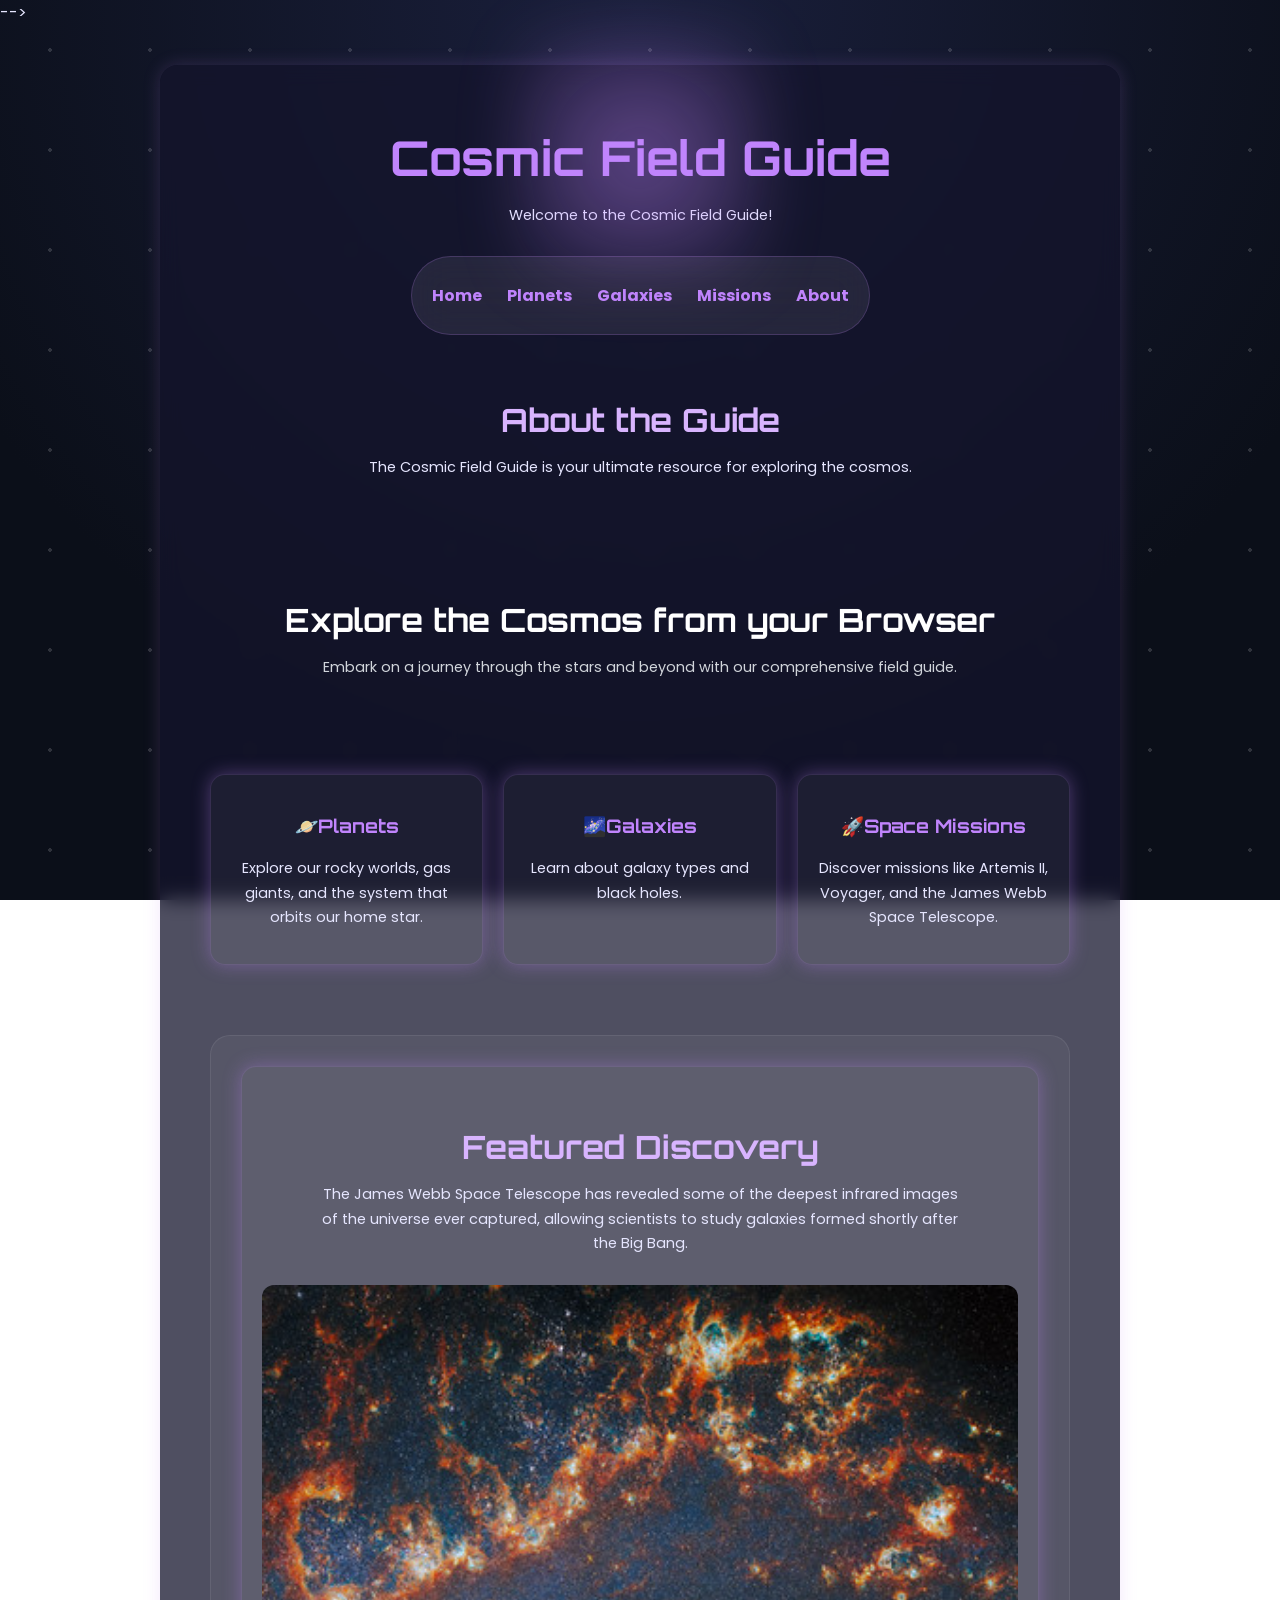
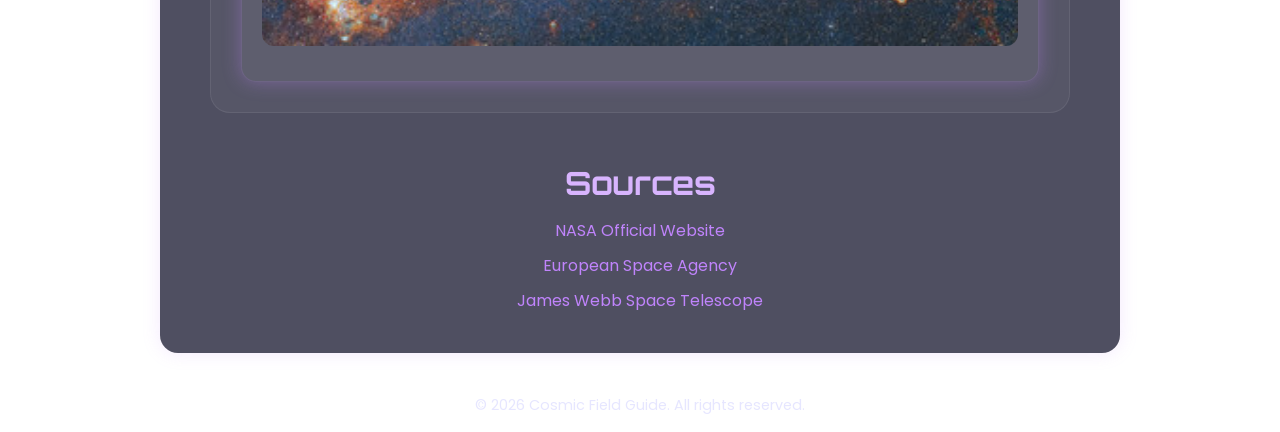
<file: index.html>
-->
<!DOCTYPE html>
<html lang="en">
<head>
    <meta charset="UTF-8">
    <meta name="viewport" content="width=device-width, initial-scale=1.0">
    <title>Cosmic Field Guide</title>
    <link rel="stylesheet" href="style.css">
</head>
<body>
    <!-- Container for the entire page content -->
    <div class="container">
        <header>
            <h1>Cosmic Field Guide</h1>
            <p>Welcome to the Cosmic Field Guide!</p>
        
        <!-- Navigation Bar -->
        <div class="navbar">
            <nav>
                <ul>
                    <li><a href="index.html">Home</a></li>
                    <li><a href="planets.html">Planets</a></li>
                    <li><a href="galaxies.html">Galaxies</a></li>
                    <li><a href="missions.html">Missions</a></li>
                    <li><a href="about.html">About</a></li>
                </ul>
            </nav>
        </div>
        </header>
    
        

    <!-- Main content -->
    <main>

        <section>
            <h2>About the Guide</h2>
            <p>The Cosmic Field Guide is your ultimate resource for exploring the cosmos. </p> <!-- This is a placeholder for the actual content of the guide. -->
        </section>
  
        <!--Hero Section-->
        <section>
            <div class="hero-section fade-in">
                <h2>Explore the Cosmos from your Browser</h2>
                <p>Embark on a journey through the stars and beyond with our comprehensive field guide.</p>
            </div>
        </section>
        
        <!--Planets, Galaxies, and Missions Cards-->
        <section class="card-section fade-in">
            <a href="planets.html" class="info-card">
                <h3>🪐Planets</h3>
                <p>Explore our rocky worlds, gas giants, and the system that orbits our home star.</p>
            </a>

            <a href="galaxies.html" class="info-card">
                <h3>🌌Galaxies</h3>
                <p>Learn about galaxy types and black holes.</p>
            </a>

            <a href="missions.html" class="info-card">
                <h3>🚀Space Missions</h3>
                <p>Discover missions like Artemis II, Voyager,  and the James Webb Space Telescope.</p>
            </a>
        </section>
        
        <!--Featured Discovery and Sources-->
        <section class="featured-section fade-in">
            <div class="info-card fade-in">
                <h2>Featured Discovery</h2>
                <p>
                    The James Webb Space Telescope has revealed some of the deepest infrared images of the universe ever captured, allowing scientists to study galaxies
                    formed shortly after the Big Bang.
                </p>
                <img src="images/clusters.jpg" alt="Cradles of Star Clusters">
            </div>
        </section>

        <section class="sources-section fade-in">

            <h2>Sources</h2>

            <ul>
                <li>
                    <a href="https://www.nasa.gov/" target="_blank">
                        NASA Official Website
                    </a>
                </li>

                <li>
                    <a href="https://esa.int/" target="_blank">
                        European Space Agency
                    </a>
                </li>

                <li>
                    <a href="https://webb.nasa.gov/" target="_blank">
                        James Webb Space Telescope
                    </a>
                </li>
            </ul>
        </section>
    </div>
</main>

    <!-- Footer -->
    <footer>
        <p>&copy; 2026 Cosmic Field Guide. All rights reserved.</p>
    </footer>
    
</body>
</html>
</file>
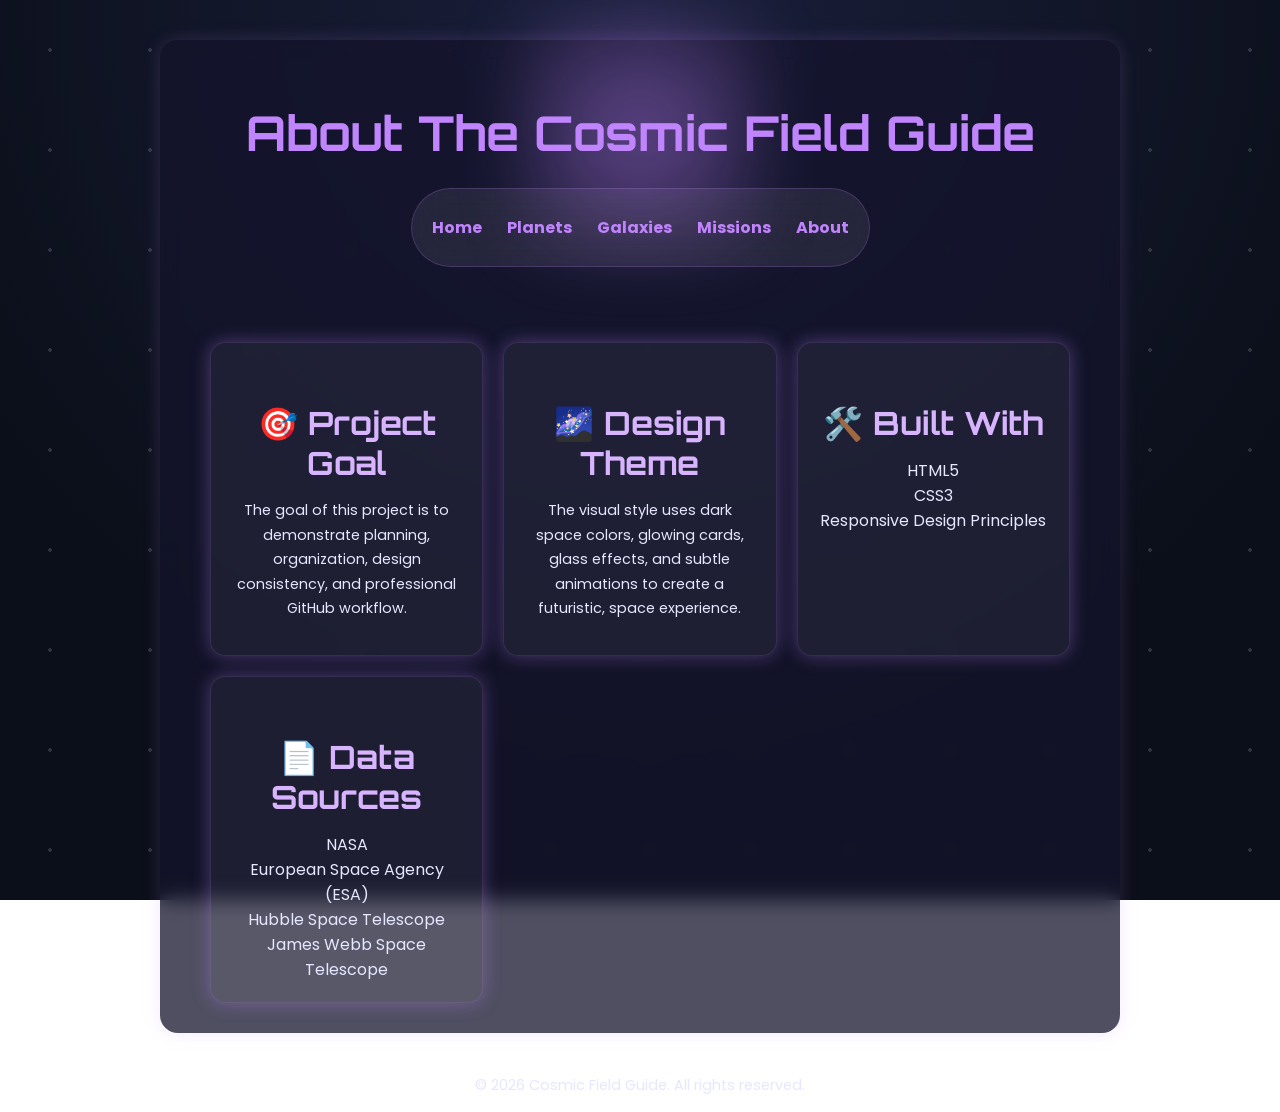
<file: about.html>
<!DOCTYPE html>
<html lang="en">
<head>
    <meta charset="UTF-8">
    <meta name="viewport" content="width=device-width, initial-scale=1.0">
    <title>About - Cosmic Field Guide</title>
    <link rel="stylesheet" href="style.css">
</head>

<body>
    <div class="container">

        <header>
            <h1>About The Cosmic Field Guide</h1>
        <!-- Navigation Bar -->
        <div class="navbar">
            <nav>
                <ul>
                    <li><a href="index.html">Home</a></li>
                    <li><a href="planets.html">Planets</a></li>
                    <li><a href="galaxies.html">Galaxies</a></li>
                    <li><a href="missions.html">Missions</a></li>
                    <li><a href="about.html">About</a></li>
                </ul>
            </nav>
        </div>
     
        </header>

    

    <!-- Main content -->
    <main>
         <!--Information Cards-->
        <section class="card-section fade in">

            <div class="info-card">
                <h2>🎯 Project Goal</h2>
                <p>
                    The goal of this project is to demonstrate planning, organization, design consistency, and professional GitHub workflow.
                </p>
            </div>

            <div class="info-card">
                <h2>🌌 Design Theme</h2>
                <p>
                    The visual style uses dark space colors, glowing cards, glass effects, and subtle animations to create a futuristic, space experience. 
                </p>
            </div>

            <div class="info-card">
                <h2>🛠️ Built With</h2>
                <ul>
                    <li>HTML5</li>
                    <li>CSS3</li>
                    <li>Responsive Design Principles</li>
                </ul>
            </div>

            <div class="info-card">
                <h2>📄 Data Sources</h2>
                <ul>
                    <li><a href="https://www.nasa.gov/">NASA</a></li>
                    <li><a href="https://www.esa.int/">European Space Agency (ESA)</a></li>
                    <li><a href="https://www.spacetelescope.org/">Hubble Space Telescope</a></li>
                    <li><a href="https://www.jwst.nasa.gov/">James Webb Space Telescope</a></li>
                </ul>
            </div>


        </section>

    </div>
    </main>

    <footer>
        <p>&copy; 2026 Cosmic Field Guide. All rights reserved.</p>
    </footer>
    

</body>

</html>
</file>
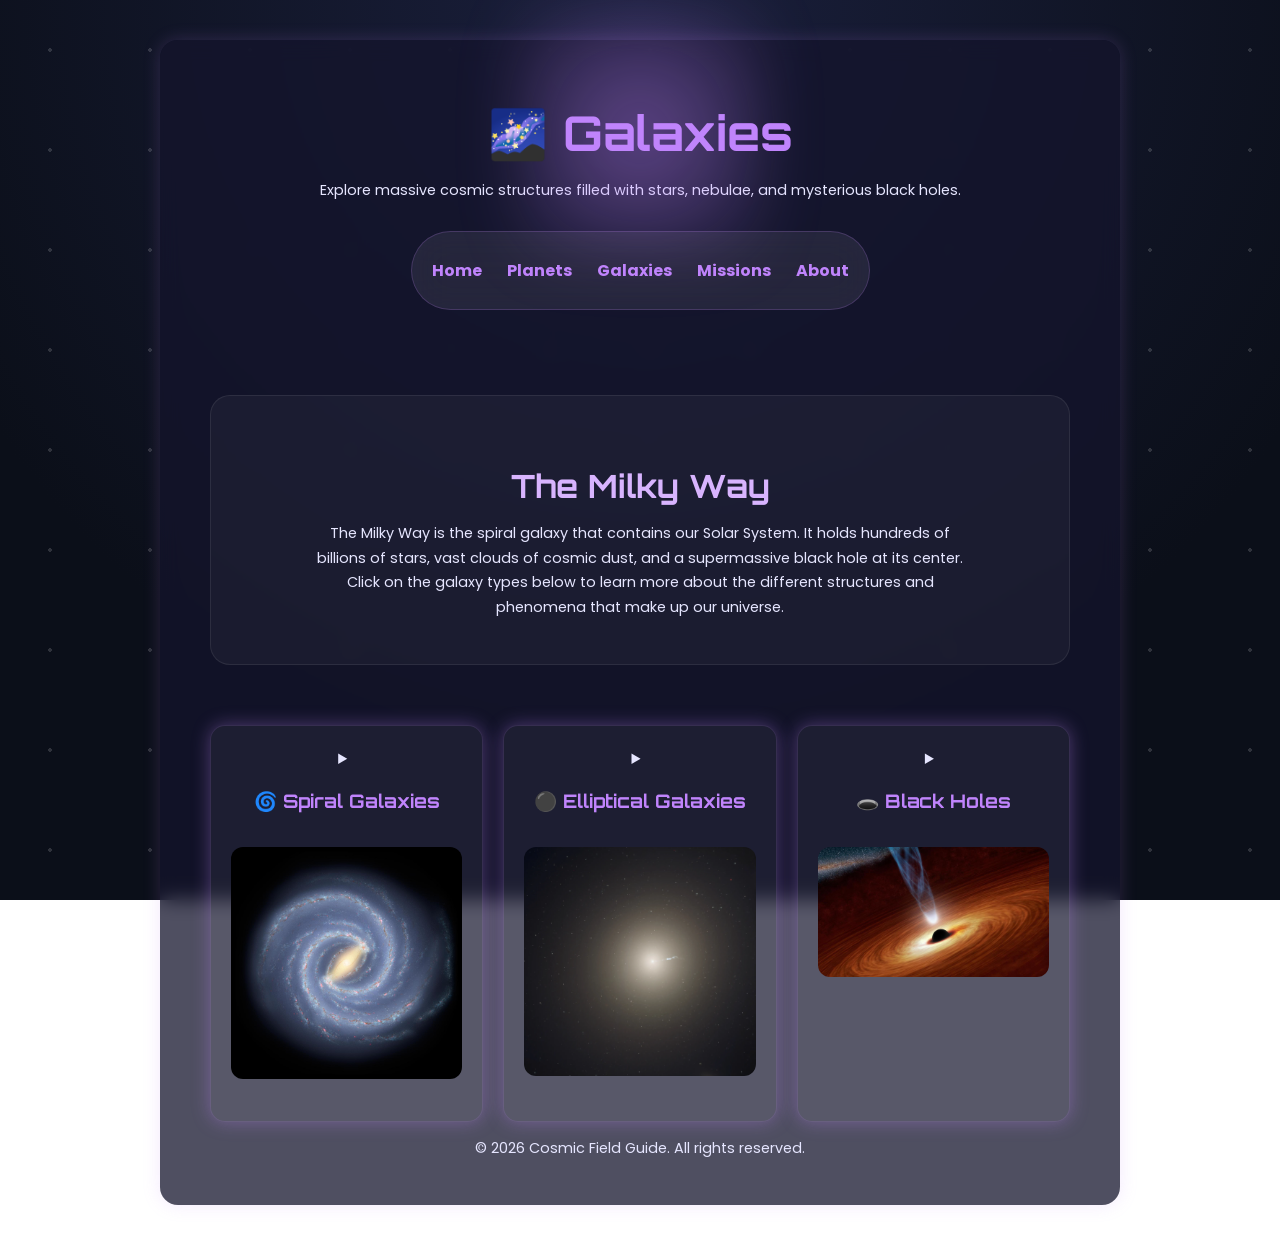
<file: galaxies.html>
<!DOCTYPE html>
<html lang="en">
<head>
    <meta charset="UTF-8">
    <meta name="viewport" content="width=device-width, initial-scale=1.0">
    <title>Galaxies - Cosmic Field Guide</title>
    <link rel="stylesheet" href="style.css">
</head>
<body>
    <div class="container">
        <header>
            <h1>🌌 Galaxies</h1>
            <p>Explore massive cosmic structures filled with stars, nebulae, and mysterious black holes.</p>

        <div class="navbar">
            <nav>
                <ul>
                    <li><a href="index.html">Home</a></li>
                    <li><a href="planets.html">Planets</a></li>
                    <li><a href="galaxies.html">Galaxies</a></li>
                    <li><a href="missions.html">Missions</a></li>
                    <li><a href="about.html">About</a></li>
                </ul>
            </nav>
        </div>
        </header>

        <main>
            <section class="featured-section fade-in">
                <h2>The Milky Way</h2>
                <p>The Milky Way is the spiral galaxy that contains our Solar System. It holds hundreds of billions of stars, vast clouds of cosmic dust, 
                    and a supermassive black hole at its center. Click on the galaxy types below to learn more about the different structures and phenomena that 
                    make up our universe.
                </p>
            </section>

            <section class="card-section fade-in">

                <div class="info-card galaxy card">
                    <details>
                        <summary>
                            <h3>🌀 Spiral Galaxies</h3>
                            <img src="images/milkyway.jpg" alt="Spiral Galaxy">
                        </summary>
                        <p>
                            Spiral galaxies contain rotating arms filled with stars, nebulae, and interstellar dust.
                        </p>
                    </details>
                </div>

                <div class="info-card galaxy card">
                    <details>
                        <summary>
                            <h3>⚫ Elliptical Galaxies</h3>
                            <img src="images/elliptical.jpg" alt="Elliptical Galaxy">
                        </summary>
                        <p>
                            Elliptical galaxies are older, smoother galaxies that contain fewer young stars and little gas or dust.
                        </p>
                    </details>
                </div>

                <div class="info-card galaxy card">
                    <details>
                        <summary>
                            <h3>🕳️ Black Holes</h3>
                            <img src="images/blackhole.jpg" alt="Black Hole">
                        </summary>
                        <p>
                            Many galaxies contain supermassive black holes capable of influencing the motion of entire star systems.
                        </p>
                    </details>
                </div>
            </section>
                
        </main>

        <footer>
            <p>&copy; 2026 Cosmic Field Guide. All rights reserved.</p>
        </footer>
    </div>

</html>
</file>
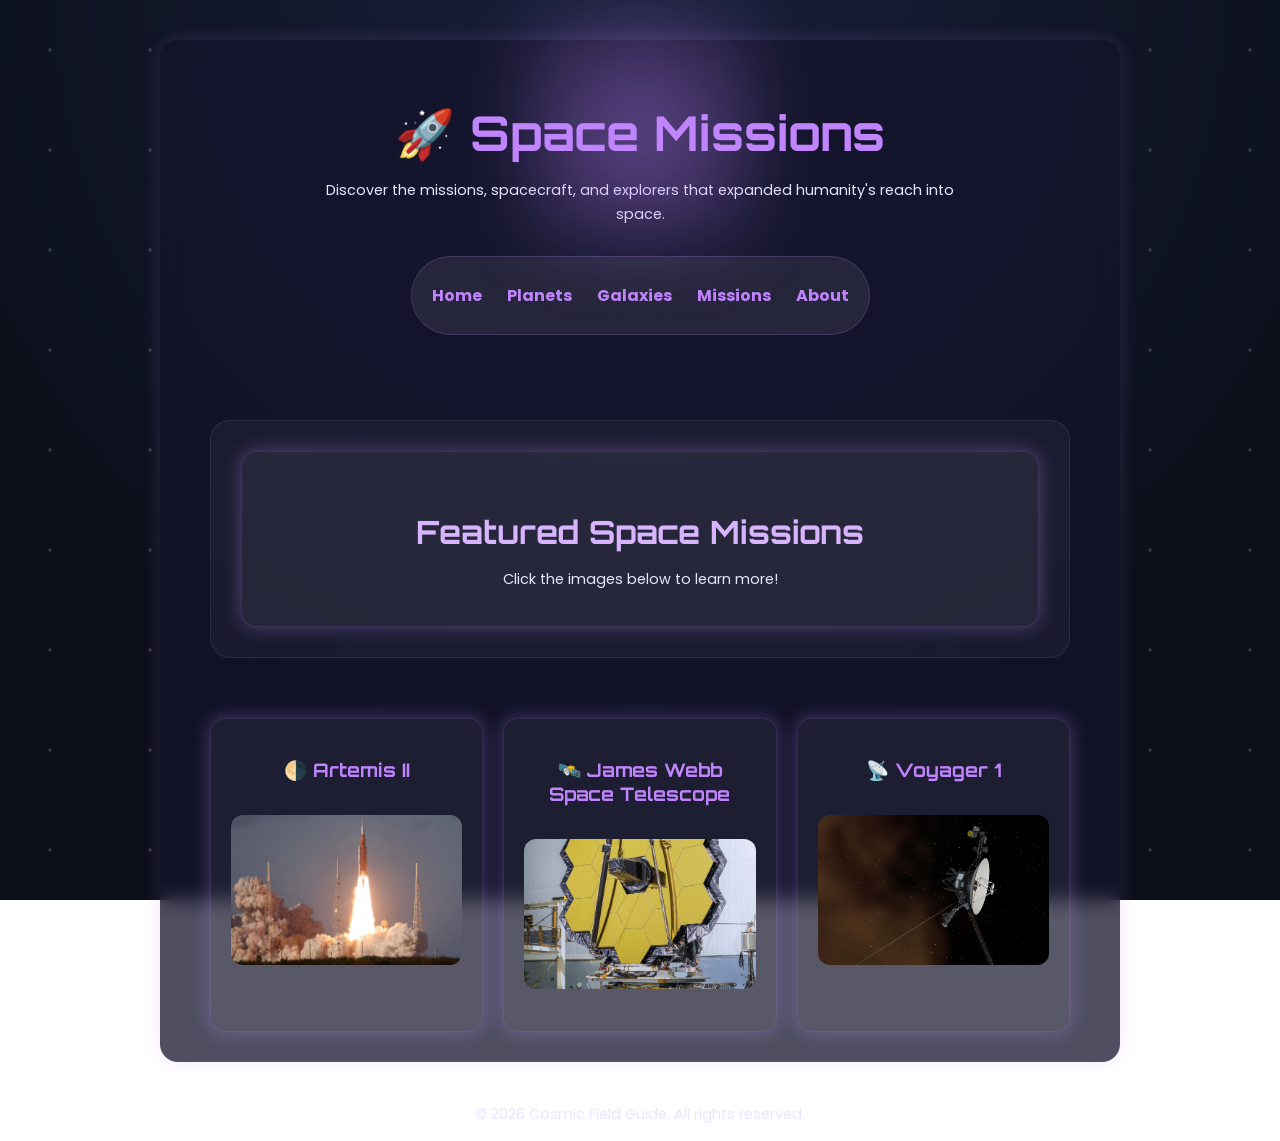
<file: missions.html>
<!DOCTYPE html>
<html lang="en">
<head>
    <meta charset="UTF-8">
    <meta name="viewport" content="width=device-width, initial-scale=1.0">
    <title>Space Missions - Cosmic Field Guide</title>
    <link rel="stylesheet" href="style.css">
</head>
<body>
    <div class="container">
        <header>
            <h1>🚀 Space Missions</h1>
            <p>Discover the missions, spacecraft, and explorers that expanded humanity's reach into space.</p>

            <div class="navbar">
                <nav>
                    <ul>
                        <li><a href="index.html">Home</a></li>
                        <li><a href="planets.html">Planets</a></li>
                        <li><a href="galaxies.html">Galaxies</a></li>
                        <li><a href="missions.html">Missions</a></li>
                        <li><a href="about.html">About</a></li>
                    </ul>
                </nav>
            </div>
            
        </header>
       
        <main>
            <section class="featured-section fade-in">

                <div class="info-card">
                    <h2>Featured Space Missions</h2>
                    <p>
                        Click the images below to learn more!
                    </p>
                </div>
            
            </section>
            

            <section class="card-section fade-in">

                <div class="info-card mission-card">

                    <details>

                        <summary>
                            <h3>🌗 Artemis II</h3>

                            <img src="images/artemis.jpg" alt="Artemis II Mission">
                        </summary>
                            <p>
                                Artemis II was NASA's first crewed mission back toward the moon since the Apollo era., 
                                testing the Orion spacecraft's life-support systems and crew capabilities in lunar orbit.
                            </p>

                    </details>

                </div>


                <div class="info-card mission-card">
                    <details>
                       <summary>
                            <h3>🛰️ James Webb Space Telescope</h3>

                            <img src="images/jwst.jpg" alt="James Webb Space Telescope">
                                
                        </summary>
                            <p>
                                The James Webb Space Telescope studies the early universe using infrared technology capable of seeing farther into space than ever before.
                            </p>
                    </details>
                </div>

                <div class="info-card mission-card">
                    <details>
                        <summary>
                            <h3>📡 Voyager 1</h3>

                            <img src="images/voyager.jpg" alt="Voyager 1 Spacecraft">
                        </summary>
                            <p>
                                Voyager 1 launched in 1977 and became the first spacecraft to enter intersteller space, continuing to transmit data today.
                             </p>
                    </details>
                </div>
            </section>
        
    </div>

</main>

        <footer>
            <p>&copy; 2026 Cosmic Field Guide. All rights reserved.</p>
        </footer>
    
</body>

</html>
</file>
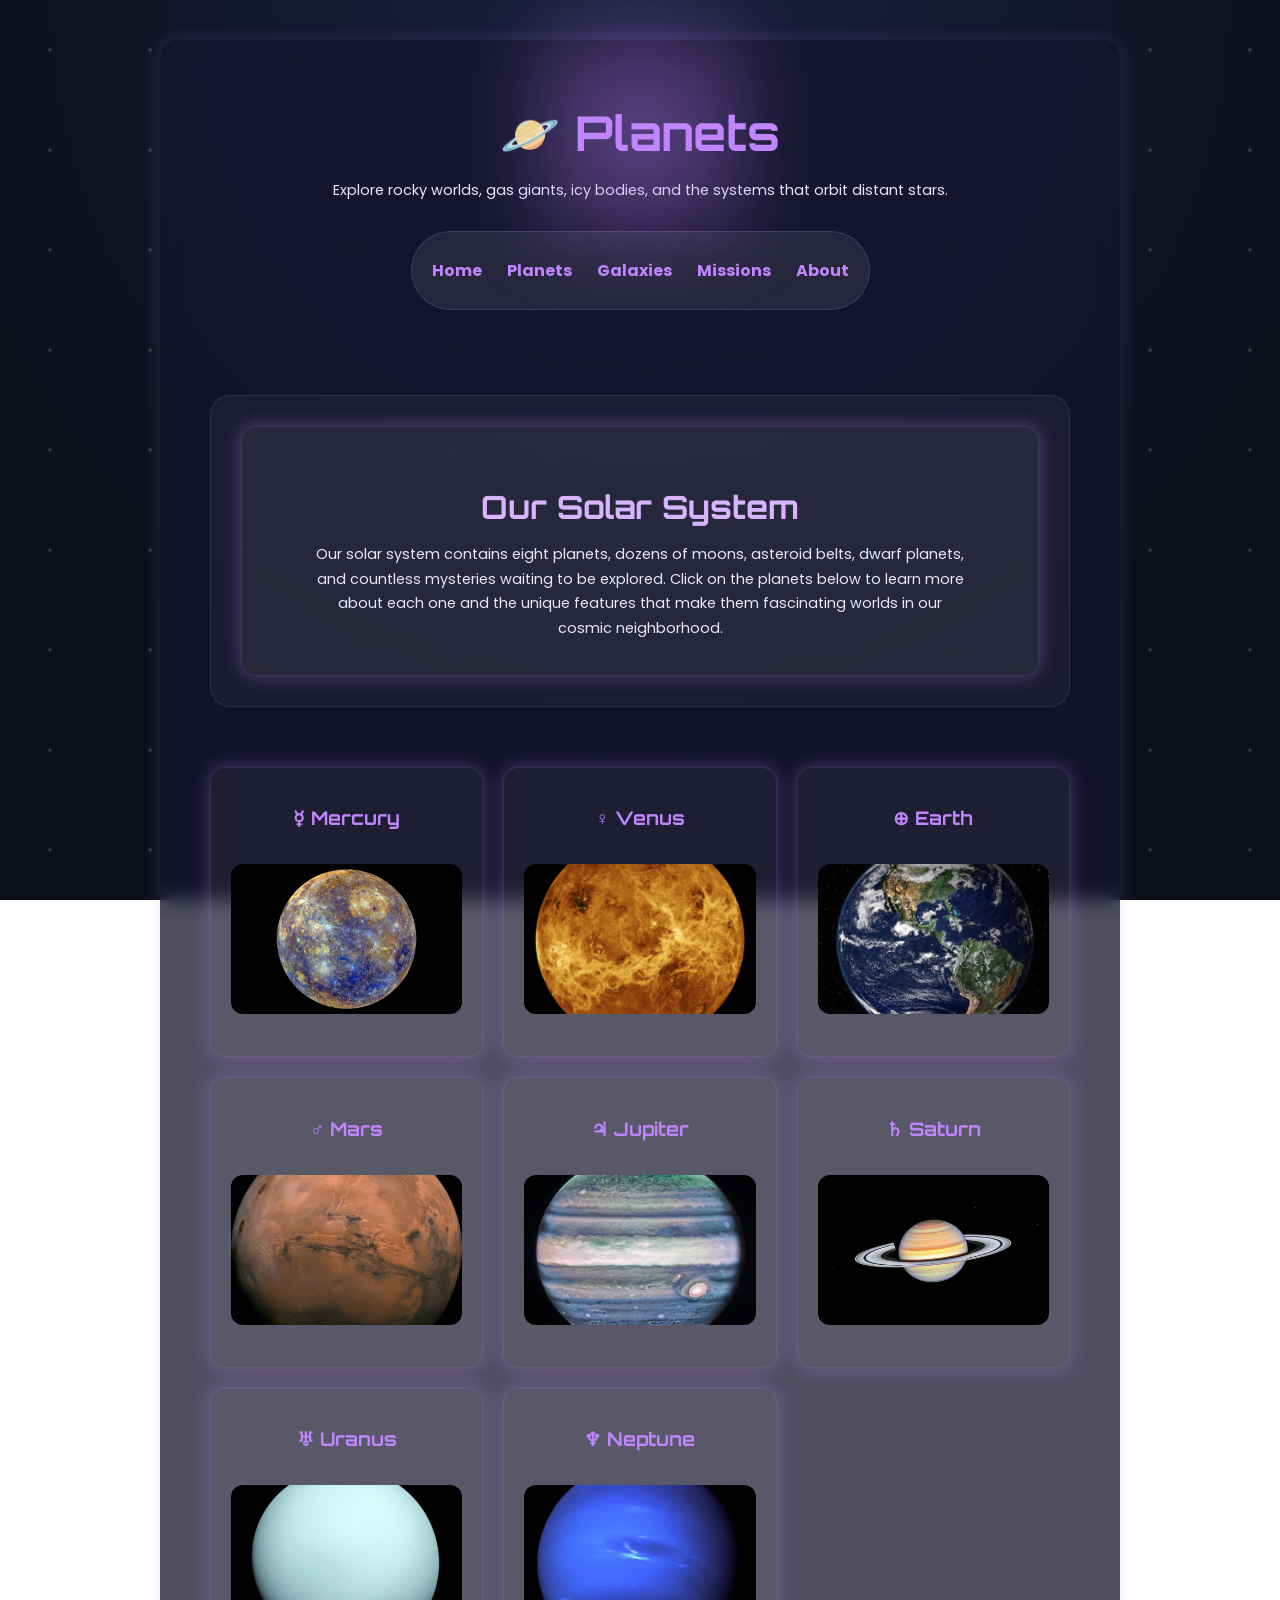
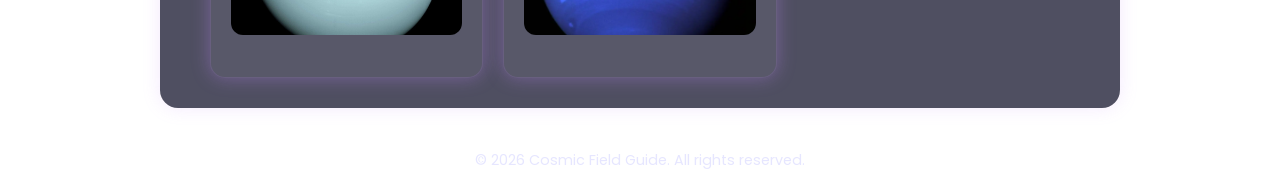
<file: planets.html>
<!DOCTYPE html>
<html lang="en">
<head>
    <meta charset="UTF-8">
    <meta name="viewport" content="width=device-width, initial-scale=1.0">
    <title>Planets - Cosmic Field Guide</title>
    <link rel="stylesheet" href="style.css">
</head>

<body>
    <div class="container">
        <header>
            <h1>🪐 Planets</h1>
            <p>Explore rocky worlds, gas giants, icy bodies, and the systems that orbit distant stars.</p>

        <div class="navbar">
            <nav>
                <ul>
                    <li><a href="index.html">Home</a></li>
                    <li><a href="planets.html">Planets</a></li>
                    <li><a href="galaxies.html">Galaxies</a></li>
                    <li><a href="missions.html">Missions</a></li>
                    <li><a href="about.html">About</a></li>
                </ul>
            </nav>
        </div>
        </header>

    <main>

        <section class="featured-section fade-in">

            <div class="info-card">
                <h2>Our Solar System</h2>
                <p>
                    Our solar system contains eight planets, dozens of moons,
                    asteroid belts, dwarf planets, and countless mysteries waiting
                    to be explored.

                    Click on the planets below to learn more about each one and the unique features that make them fascinating worlds in our cosmic neighborhood.
                </p>

            </div>
        </section>

        <section class="card-section fade-in">

            <div class="info-card planet-card">
                <details>
                    <summary>
                        <h3>☿ Mercury</h3>
                        <img src="images/mercury.jpg" alt="Mercury">
                    </summary>
                    <p>
                        Mercury is the closest planet to the Sun and the smallest in our solar system.
                        Its surface is covered in craters, and it experiences extreme temperature changes because it has almost no atmosphere.
                    </p>
                </details>
            </div>

            <div class="info-card planet-card">
                <details>
                    <summary>
                        <h3>♀ Venus</h3>
                        <img src="images/venus.jpg" alt="Venus">
                    </summary>
                    <p>
                        Venus is the second planet from the Sun and is often called Earth's "sister planet" due to its similar size and composition.
                        However, it has a thick, toxic atmosphere that creates a runaway greenhouse effect, making it the hottest planet in our solar system.
                    </p>
                </details>
            </div>

            <div class="info-card planet-card">
                <details>
                    <summary>
                        <h3>⊕ Earth</h3>
                        <img src="images/earth.jpg" alt="Earth">
                    </summary>
                    <p>
                        Earth is the third planet from the Sun and the only known planet to support life.
                        It has a diverse climate, abundant water, and a protective atmosphere that shields it from harmful solar radiation.
                    </p>
                </details>
            </div>

            <div class="info-card planet-card">
                <details>
                    <summary>
                        <h3>♂ Mars</h3>
                        <img src="images/mars.jpg" alt="Mars">
                    </summary>
                    <p>
                        Mars is the fourth planet from the Sun and is often called the "Red Planet" due to its iron oxide-rich surface.
                        It has the largest volcano and canyon in the solar system and is a prime target for future human exploration.
                    </p>
                </details>
            </div> 
            
            <div class="info-card planet-card">
                <details>
                    <summary>
                        <h3>♃ Jupiter</h3>
                        <img src="images/jupiter.jpg" alt="Jupiter">
                    </summary>
                    <p>
                        Jupiter is the largest planet in our solar system and is known for its Great Red Spot, a giant storm that has been raging for centuries.
                        It has a strong magnetic field and dozens of moons, including the volcanic Io and the icy Europa.
                    </p>
                </details>
            </div>

            <div class="info-card planet-card">
                <details>
                    <summary>
                        <h3>♄ Saturn</h3>
                        <img src="images/saturn.jpg" alt="Saturn">
                    </summary>
                    <p>
                        Saturn is the second-largest planet in our solar system and is famous for its stunning ring system, which is made up of ice and rock particles.
                        It has over 80 moons, including Titan, which has a thick atmosphere and liquid methane lakes.
                    </p>
                </details>
            </div>

            <div class="info-card planet-card">
                <details>
                    <summary>
                        <h3>♅ Uranus</h3>
                        <img src="images/uranus.jpg" alt="Uranus">
                    </summary>
                    <p>
                        Uranus is the seventh planet from the Sun and is unique for its tilted axis, which causes it to rotate on its side.
                        It has a faint ring system and 27 known moons, with a cold atmosphere composed mainly of hydrogen and helium.
                    </p>
                </details>
            </div>

            <div class="info-card planet-card">
                <details>
                    <summary>
                        <h3>♆ Neptune</h3>
                        <img src="images/neptune.jpg" alt="Neptune">
                    </summary>
                    <p>
                        Neptune is the eighth and farthest planet from the Sun in our solar system.
                        It has a deep blue color due to methane in its atmosphere and is known for its strong winds and storms, including the Great Dark Spot.
                    </p>
                </details>
            </div>

        </section>
     </div>
        
    </main>

    <footer>
        <p>&copy; 2026 Cosmic Field Guide. All rights reserved.</p>
    </footer>

       

</body>
</html>
</file>
<file: style.css>
/* =========================
   Google Fonts Import
========================= */
@import url('https://fonts.googleapis.com/css2?family=Orbitron:wght@400;700&family=Poppins:wght@300;400;600&display=swap');

/* =========================
   Global Styles
========================= */
body {
    font-family: 'Poppins', sans-serif;
    margin: 0;
    background: radial-gradient(circle at top, #1a1f3c, #0b0f19 70%);
    color: #e6e6ff;
    background-attachment: fixed;
    overflow-x: hidden;

}

/* =========================
    Starry Background Overlay
========================= */
body::before {
    content: "";
    position: fixed;
    top: 0;
    left: 0;
    width: 100%;
    height: 100%;
    
    background-image:
        radial-gradient(white 2px, transparent 1px);

    background-size: 100px 100px;
    animation: twinkle 6s infinite ease-in-out;

    opacity: 0.15;
    pointer-events: none;
}

/* =========================
    Typography & Layout
========================= */

h1, h2, h3 {
    font-family: 'Orbitron', sans-serif;
    color: #c084fc;
}

header,
main,
footer {
    max-width: 900px;
    margin: 0 auto;
    padding: 0 20px;
    text-align: center;
}

/* =========================
   Navigation Bar
========================= */

nav ul {
    list-style: none;
    padding: 0;
    padding-left: 0;
    display: flex;
    justify-content: center;
    gap: 25px;
}



nav a {
    color: #c084fc;
    text-decoration: none;
    font-weight: bold;
    transition: all 0.3s ease;
}

nav a :hover {
    color: #ffffff;
    text-shadow: 0 0 12px #c084fc;
    letter-spacing: 1px;
}


/* =========================
    Container & Content Styling
========================= */
.container {
    max-width: 900px;
    margin: 40px auto;
    padding: 30px;
    background: rgba(20, 20, 45, 0.75);
    border-radius: 18px;
    box-shadow: 0 0 18px rgba(192, 132, 252, 0.18);
    backdrop-filter: blur(10px);
}

h1 {
    font-size: 3.0rem;
    margin-bottom: 10px;
}

h2 {
    font-size: 2.0rem;
    margin-top: 40px;
    margin-bottom: 15px;
    color: #d8b4fe
}

p {

    line-height: 1.7;
    max-width: 650px;
    margin-left: auto;  
    margin-right: auto;
    font-size: 0.9rem;
}

section {
    margin-top: 50px;
}

/* =========================
   Hero Section
========================= */

.container:hover {
    
    transition: 0.3s ease;
    transform: translateY(-10px);
    box-shadow: 0 0 18px rgba(192, 132, 252, 0.4);
}

.hero-section {
    margin-top: 60px;
    padding: 20px;
}

.hero-section h2 {
    font-size: 2.0rem;
    color: #ffffff;
}

.hero-section p {
    font-size: 0.9rem;
    color: #d1d5db;
}

/* =========================
    Information Cards
========================= */

.card-section {
    display: grid;
    grid-template-columns: repeat(3, 1fr);
    gap: 20px;
    margin-top: 60px;
}

.card-section a {
    text-decoration: none;
    color: inherit;
}

.info-card {
    background: rgba(255, 255, 255, 0.05);
    padding: 20px;
    border-radius: 15px;
    transition: transform 0.3s ease;
    box-shadow: 0 0 18px rgba(192, 132, 252, 0.35);
    border: 1px solid rgba(192, 132, 252, 0.15);


}

.info-card img {
    width: 100%;
    border-radius: 12px;
    margin: 15px 0;
    transition: transform 0.3s ease;
}

.info-card img:hover {
    transform: scale(1.03);
}   

/* =========================
    Hover Effects & Animations
========================= */
.info-card:hover {
    transform: translateY(-10px);
    box-shadow: 0 0 25px rgba(192, 132, 252, 0.35);
    
}

/* =========================
   Adding in a mobile friendly responsive design
========================= */

@media (max-width: 768px) {
    .card-section {
        grid-template-columns: 1fr;
    }
    h1 {
        font-size: 2.5rem;
    }
    .container {
        margin: 20px;
        padding: 20px;
    }
}

@media (max-width: 768px) {
    nav ul {
        flex-wrap: wrap;
        gap: 12px;
    }

    .navbar {
        max-width: 100%;
        padding: 10px 14px;
    }

    nav a {
        font-size: 0.9rem;
    }
}

/* =========================
    Featured Discovery & Sources
========================= */
.featured-section {
    margin-top: 70px;
    padding: 30px;
    background: rgba(255, 255, 255, 0.04);
    border-radius: 20px;
    border: 1px solid rgba(255, 255, 255, 0.08);
}

.featured-section:hover {
    transform: translateY(-10px);
    box-shadow: 0 0 20px rgba(192, 132, 252, 0.4);
}

.sources-section ul {
    list-style: none;
    padding: 0;
    margin: 0;
}

.sources-section li {
    list-style: none;
    margin: 0 0 10px 0;
    padding: 0;
}

.sources-section a {
    color: #c084fc;
    text-decoration: none;
    transition: all 0.3s ease;
}

.sources-section a:hover {
    color: #ffffff;
}

.sources-section {
    text-align: center;
}



/* =========================
   Starry Background Animation
========================= */

@keyframes twinkle {
    0% {
        opacity: 0.3;
    }
    50% {
        opacity: 0.8;
    }
    100% {
        opacity: 0.3;
    }
}


/* =========================
    Navigation Bar & Header Effects
========================= */
.navbar {
    display: inline-block;
    padding: 10px 20px;
    margin: 15px 0;
    background: rgba(255, 255, 255, 0.08);
    border: 1px solid rgba(192, 132, 252, 0.2);
    border-radius: 999px;
    backdrop-filter: blur(18px);

} 

header h1 {
    position: relative;
    z-index: 1;
}

header h1::before {
    content: "";
    position: absolute;
    top: 50%;
    left: 50%;
    width: 250px;
    height: 250px;
    transform: translate(-50%, -50%);
    background: radial-gradient(circle, rgba(192, 132, 252, 0.45), transparent 100%);
    filter: blur(30px);
    z-index: -1;
    pointer-events: none;
}

header {
    position: relative;
    z-index: 1;
}


/* =========================
    Pulsing Glow Animation
========================= */

@keyframes pulseGlow {
    0% {
        transform: translate(-50%, -50%) scale(1);
        opacity: 0.7;
    }
    50% {
        transform: translate(-50%, -50%) scale(1.15);
        opacity: 1;
    }
    100% {
        transform: translate(-50%, -50%) scale(1);
        opacity: 0.7;
    }
}

.fade-in {
    animation: fadeIn 1s ease;
}

@keyframes fadeIn {
    from {
        opacity: 0;
        transform: translateY(20px);
    }
    to {
        opacity: 1;
        transform: translateY(0);
    }
}

/* =========================
   Responsive Design
========================= */

.info-card ul {
    list-style: none;
    padding: 0;
    margin: 0;
}

/* =========================
    Details & Summary Styling
========================= */
.planet-card summary {
    cursor: pointer;
    list-style: none;
}

.planet-card summary::-webkit-details-marker {
    display: none;
}

.planet-card details p {
    margin-top: 15px;
}

.planet-card img {
    width: 100%;
    height: 150px;
    object-fit: cover;
    border-radius: 12px;
    margin-top: 15px;
}

.mission-card summary {
    cursor: pointer;
    list-style: none;
}

.mission-card summary::-webkit-details-marker {
    display: none;
}

.mission-card details p {
    margin-top: 15px;
}

.mission-card img {
    width: 100%;
    height: 150px;
    object-fit: cover;
    border-radius: 12px;
    margin-top: 15px;
}

.galaxy-card summary {
    cursor: pointer;
    list-style: none;
}

.galaxy-card summary::-webkit-details-marker {
    display: none;
}

.galaxy-card details p {
    margin-top: 15px;
}

.galaxy-card img {
    width: 100%;
    height: 150px;
    object-fit: cover;
    border-radius: 12px;
    margin-top: 15px;
}
</file>
